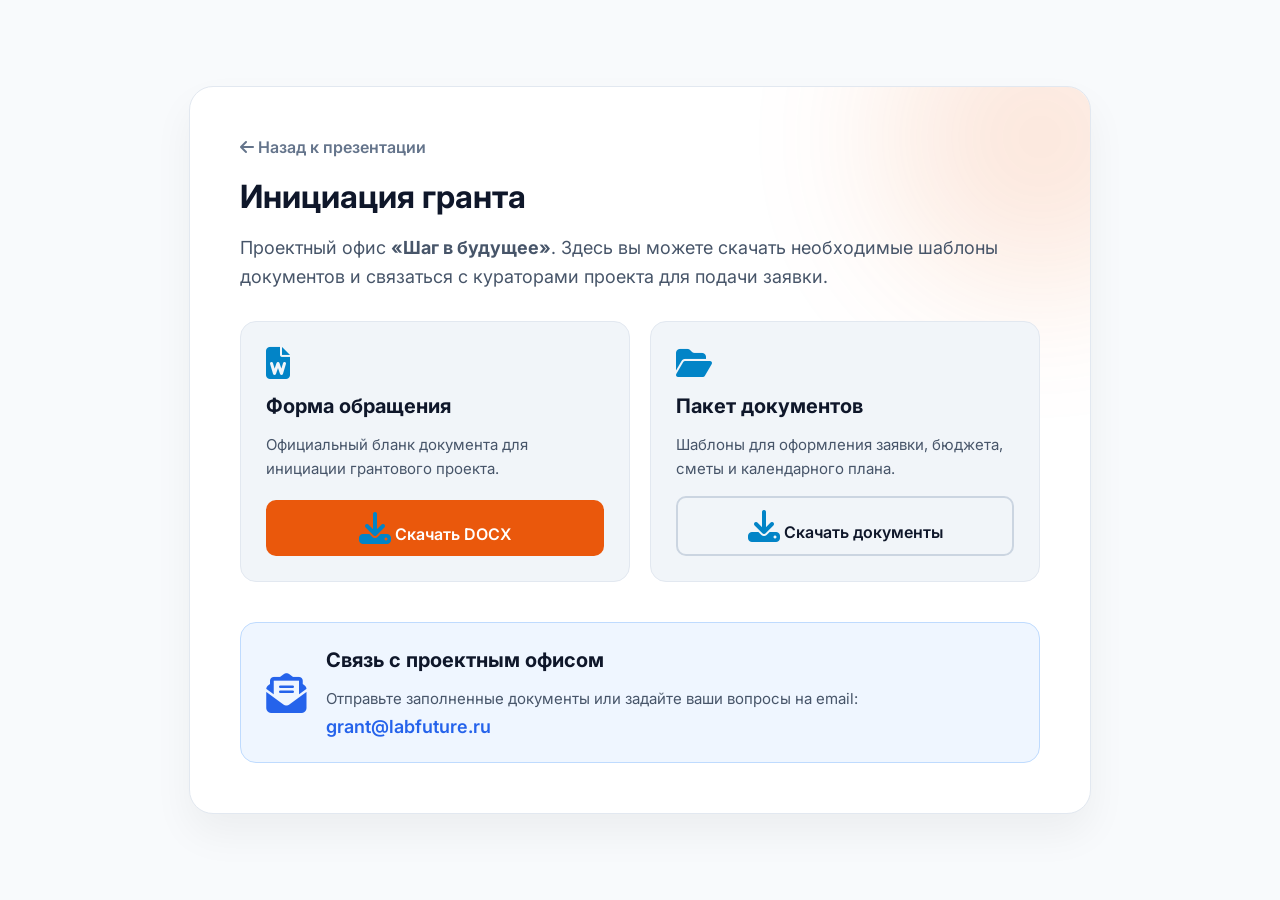
<file: grant_init.html>
<!DOCTYPE html>
<html lang="ru">

<head>
    <meta charset="UTF-8">
    <meta name="viewport" content="width=device-width, initial-scale=1.0">
    <title>Инициация гранта - Проектный офис «Шаг в будущее»</title>
    <link rel="preconnect" href="https://fonts.googleapis.com">
    <link rel="preconnect" href="https://fonts.gstatic.com" crossorigin>
    <link href="https://fonts.googleapis.com/css2?family=Inter:wght@400;500;600;700&display=swap" rel="stylesheet">
    <link rel="stylesheet" href="https://cdnjs.cloudflare.com/ajax/libs/font-awesome/6.5.1/css/all.min.css">
    <style>
        body {
            font-family: 'Inter', sans-serif;
            margin: 0;
            padding: 0;
            background-color: #f8fafc;
            color: #0f172a;
            display: flex;
            justify-content: center;
            align-items: center;
            min-height: 100vh;
        }

        .container {
            background: white;
            padding: 50px;
            border-radius: 24px;
            box-shadow: 0 20px 40px rgba(0, 0, 0, 0.05);
            max-width: 800px;
            width: 90%;
            position: relative;
            overflow: hidden;
            border: 1px solid #e2e8f0;
        }

        .bg-blob {
            position: absolute;
            width: 300px;
            height: 300px;
            border-radius: 50%;
            filter: blur(80px);
            z-index: 0;
            opacity: 0.15;
            top: -100px;
            right: -100px;
            background: #ea580c;
        }

        .content {
            position: relative;
            z-index: 1;
        }

        h1 {
            font-size: 32px;
            margin-top: 0;
            color: #0f172a;
            margin-bottom: 10px;
        }

        p {
            font-size: 18px;
            color: #475569;
            line-height: 1.6;
            margin-bottom: 30px;
        }

        .docs-section {
            display: grid;
            grid-template-columns: 1fr 1fr;
            gap: 20px;
            margin-bottom: 40px;
        }

        .doc-card {
            background: #f1f5f9;
            padding: 25px;
            border-radius: 16px;
            display: flex;
            flex-direction: column;
            gap: 15px;
            transition: transform 0.2s, box-shadow 0.2s;
            border: 1px solid #e2e8f0;
        }

        .doc-card:hover {
            transform: translateY(-5px);
            box-shadow: 0 10px 20px rgba(0, 0, 0, 0.05);
        }

        .doc-card i {
            font-size: 32px;
            color: #0284c7;
        }

        .doc-card h3 {
            margin: 0;
            font-size: 20px;
        }

        .doc-card p {
            font-size: 15px;
            margin: 0;
            flex-grow: 1;
        }

        .btn {
            padding: 12px 24px;
            background: #ea580c;
            color: white;
            text-decoration: none;
            border-radius: 10px;
            font-weight: 600;
            text-align: center;
            transition: 0.2s;
            display: inline-block;
            border: none;
            cursor: pointer;
            font-size: 16px;
        }

        .btn:hover {
            background: #f97316;
        }

        .btn-outline {
            background: transparent;
            color: #0f172a;
            border: 2px solid #cbd5e1;
        }

        .btn-outline:hover {
            background: #f1f5f9;
        }

        .contact-box {
            background: #eff6ff;
            border: 1px solid #bfdbfe;
            padding: 25px;
            border-radius: 16px;
            display: flex;
            align-items: center;
            gap: 20px;
        }

        .contact-box i {
            font-size: 40px;
            color: #2563eb;
        }

        .contact-info h3 {
            margin: 0 0 5px 0;
            font-size: 20px;
        }

        .contact-info a {
            color: #2563eb;
            font-weight: 600;
            font-size: 18px;
            text-decoration: none;
        }

        .contact-info a:hover {
            text-decoration: underline;
        }

        @media (max-width: 600px) {
            body {
                padding: 20px 0;
            }

            .container {
                padding: 30px 20px;
                border-radius: 16px;
            }

            h1 {
                font-size: 26px;
            }

            .docs-section {
                grid-template-columns: 1fr;
            }

            .contact-box {
                flex-direction: column;
                text-align: center;
                gap: 15px;
            }
        }
    </style>
</head>

<body>
    <div class="container">
        <div class="bg-blob"></div>
        <div class="content">
            <a href="presentation.html"
                style="color: #64748b; text-decoration: none; font-weight: 600; margin-bottom: 20px; display: inline-block; transition: color 0.2s;"
                onmouseover="this.style.color='#0f172a'" onmouseout="this.style.color='#64748b'"><i
                    class="fa-solid fa-arrow-left"></i> Назад к презентации</a>

            <h1>Инициация гранта</h1>
            <p>Проектный офис <strong>«Шаг в будущее»</strong>. Здесь вы можете скачать необходимые шаблоны документов и
                связаться с кураторами проекта для подачи заявки.</p>

            <div class="docs-section">
                <div class="doc-card">
                    <i class="fa-solid fa-file-word"></i>
                    <h3>Форма обращения</h3>
                    <p>Официальный бланк документа для инициации грантового проекта.</p>
                    <a href="#" class="btn"
                        onclick="alert('Форма обращения формируется. Скоро файл будет доступен для скачивания.'); return false;"><i
                            class="fa-solid fa-download"></i> Скачать DOCX</a>
                </div>
                <div class="doc-card">
                    <i class="fa-solid fa-folder-open"></i>
                    <h3>Пакет документов</h3>
                    <p>Шаблоны для оформления заявки, бюджета, сметы и календарного плана.</p>
                    <a href="#" class="btn btn-outline"
                        onclick="alert('Пакет документов формируется. В ближайшее время архив будет доступен.'); return false;"><i
                            class="fa-solid fa-download"></i> Скачать документы</a>
                </div>
            </div>

            <div class="contact-box">
                <i class="fa-solid fa-envelope-open-text"></i>
                <div class="contact-info">
                    <h3>Связь с проектным офисом</h3>
                    <p style="margin-bottom: 5px; font-size: 15px;">Отправьте заполненные документы или задайте ваши
                        вопросы на email:</p>
                    <a href="mailto:grant@labfuture.ru">grant@labfuture.ru</a>
                </div>
            </div>
        </div>
    </div>
</body>

</html>
</file>
